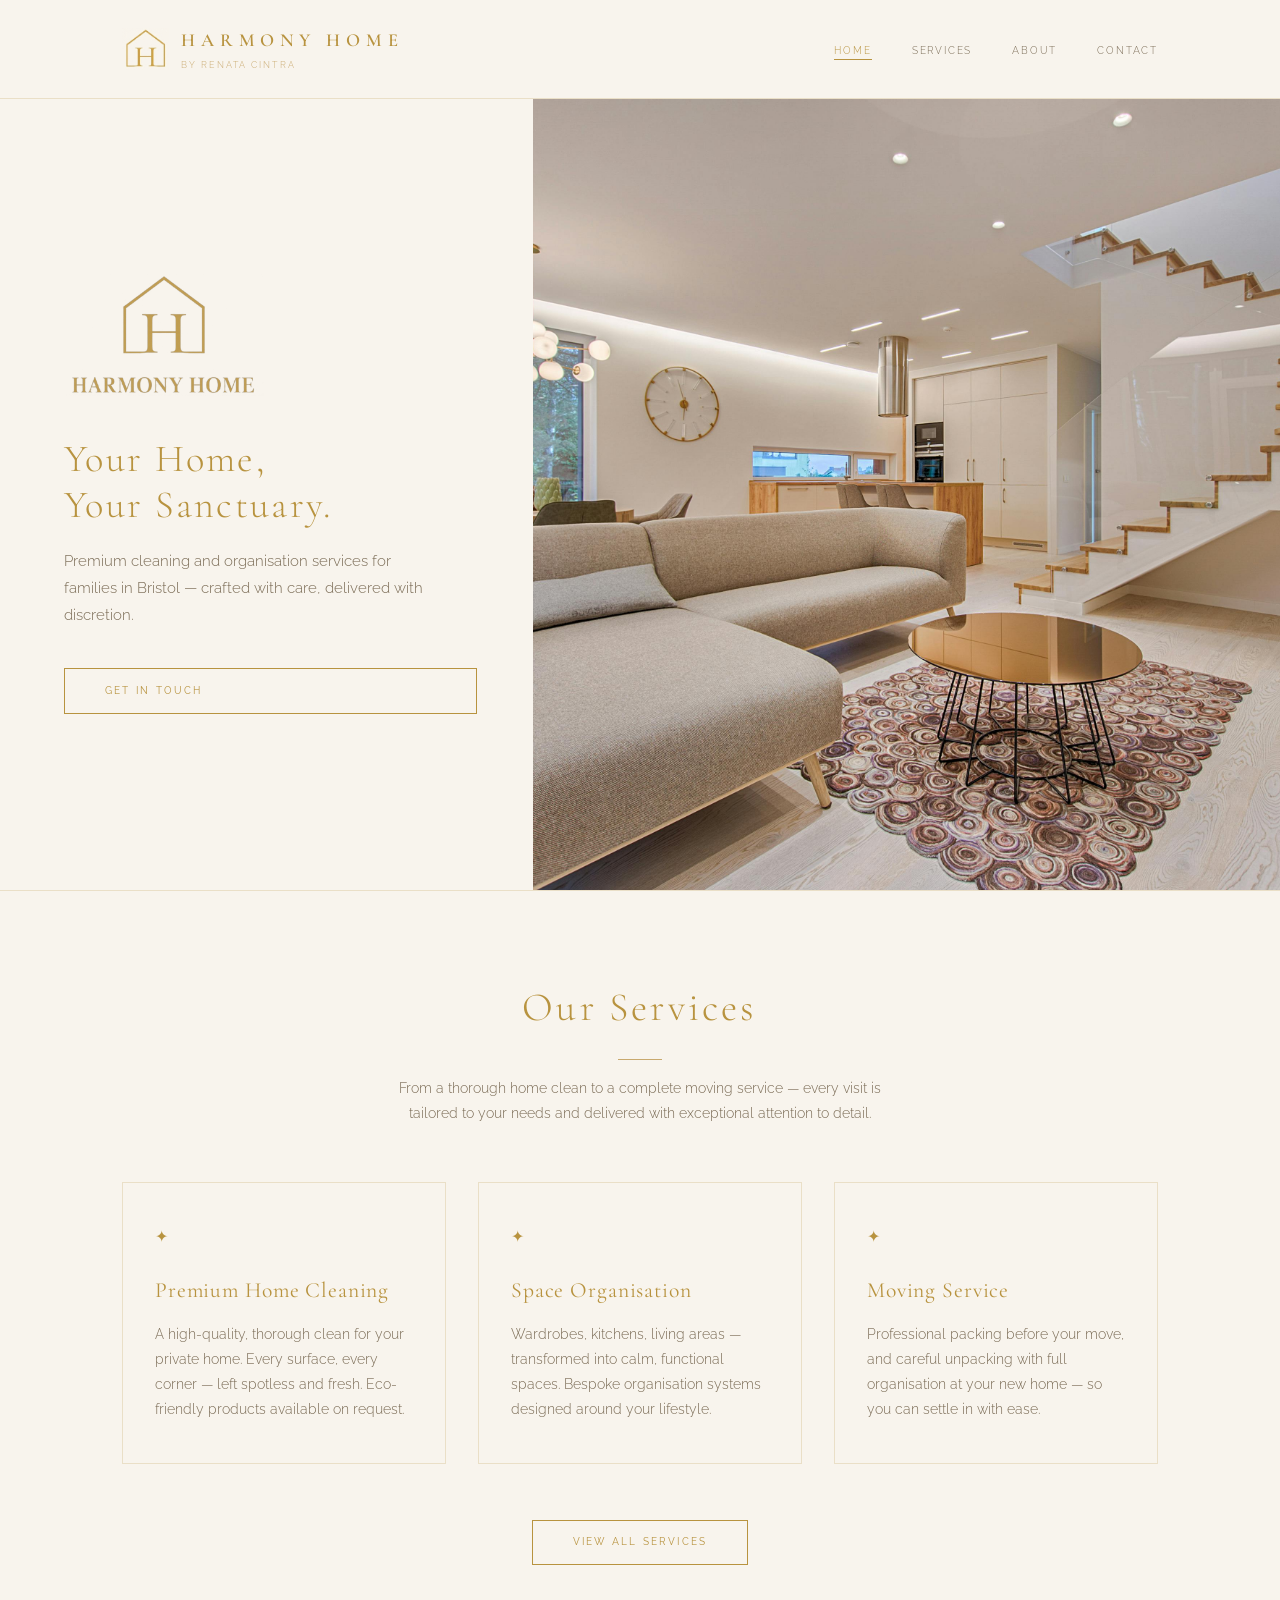
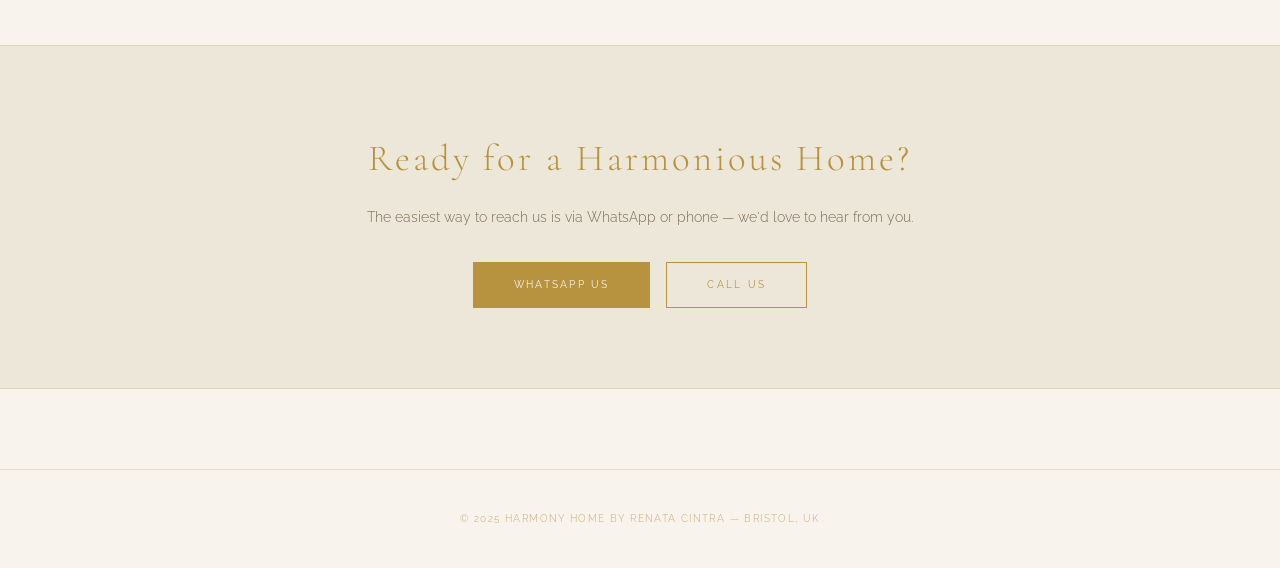
<file: index.html>
<!DOCTYPE html>
<html lang="en">
<head>
  <meta charset="UTF-8">
  <meta name="viewport" content="width=device-width, initial-scale=1.0">
  <title>Harmony Home — Personal Home Organiser &amp; Mindful Cleaner in Bristol</title>
  <meta name="description" content="Premium home cleaning, space organisation and moving services in Bristol. By Renata Cintra — over 20 years of experience.">
  <link rel="preconnect" href="https://fonts.googleapis.com">
  <link rel="preconnect" href="https://fonts.gstatic.com" crossorigin>
  <link href="https://fonts.googleapis.com/css2?family=Cormorant+Garamond:ital,wght@0,300;0,400;0,600;1,300;1,400&family=Raleway:wght@300;400;500&display=swap" rel="stylesheet">
  <link rel="stylesheet" href="css/styles.css">
</head>
<body>

  <!-- HEADER -->
  <div class="site-header-outer">
    <header class="site-header">
      <a href="index.html" class="brand">
        <img src="images/mini-logo.png" alt="" class="brand-icon">
        <div class="brand-text">
          <span class="brand-name">Harmony Home</span>
          <span class="brand-sub">by Renata Cintra</span>
        </div>
      </a>
      <nav>
        <ul>
          <li><a href="index.html" class="active">Home</a></li>
          <li><a href="services.html">Services</a></li>
          <li><a href="about.html">About</a></li>
          <li><a href="contact.html">Contact</a></li>
        </ul>
      </nav>
    </header>
  </div>

  <!-- HERO -->
  <section class="hero">
    <div class="hero-content">
      <img src="images/logo.png" alt="Harmony Home" class="hero-logo">
      <h1>Your Home,<br>Your Sanctuary.</h1>
      <p>Premium cleaning and organisation services for families in Bristol — crafted with care, delivered with discretion.</p>
      <a href="contact.html" class="btn">Get In Touch</a>
    </div>
    <div class="hero-image">
      <img src="images/hero.jpg" alt="Elegant home interior">
    </div>
  </section>

  <!-- SERVICES PREVIEW -->
  <div class="container">
    <section style="padding: 5rem 0;">
      <div class="section-header">
        <h2>Our Services</h2>
        <div class="ornament"></div>
        <p>From a thorough home clean to a complete moving service — every visit is tailored to your needs and delivered with exceptional attention to detail.</p>
      </div>

      <div class="services-grid">
        <div class="service-card">
          <div class="card-icon">✦</div>
          <h3>Premium Home Cleaning</h3>
          <p>A high-quality, thorough clean for your private home. Every surface, every corner — left spotless and fresh. Eco-friendly products available on request.</p>
        </div>
        <div class="service-card">
          <div class="card-icon">✦</div>
          <h3>Space Organisation</h3>
          <p>Wardrobes, kitchens, living areas — transformed into calm, functional spaces. Bespoke organisation systems designed around your lifestyle.</p>
        </div>
        <div class="service-card">
          <div class="card-icon">✦</div>
          <h3>Moving Service</h3>
          <p>Professional packing before your move, and careful unpacking with full organisation at your new home — so you can settle in with ease.</p>
        </div>
      </div>

      <div class="text-center mt-lg">
        <a href="services.html" class="btn">View All Services</a>
      </div>
    </section>
  </div>

  <!-- CTA STRIP -->
  <section class="cta-strip">
    <h2>Ready for a Harmonious Home?</h2>
    <p>The easiest way to reach us is via WhatsApp or phone — we'd love to hear from you.</p>
    <div class="cta-buttons">
      <!-- REPLACE +447436923705 WITH THE ACTUAL PHONE NUMBER -->
      <a href="https://wa.me/447436923705?text=Hello%2C%20I%27d%20like%20to%20enquire%20about%20your%20services." class="btn btn-filled">WhatsApp Us</a>
      <a href="#" class="btn" onclick="this.textContent='07436 923 705';this.removeAttribute('href');this.style.cursor='default';return false;">Call Us</a>
    </div>
  </section>

  <!-- FOOTER -->
  <footer class="site-footer">
    <p>&copy; 2025 Harmony Home by Renata Cintra &mdash; Bristol, UK</p>
  </footer>

</body>
</html>
</file>
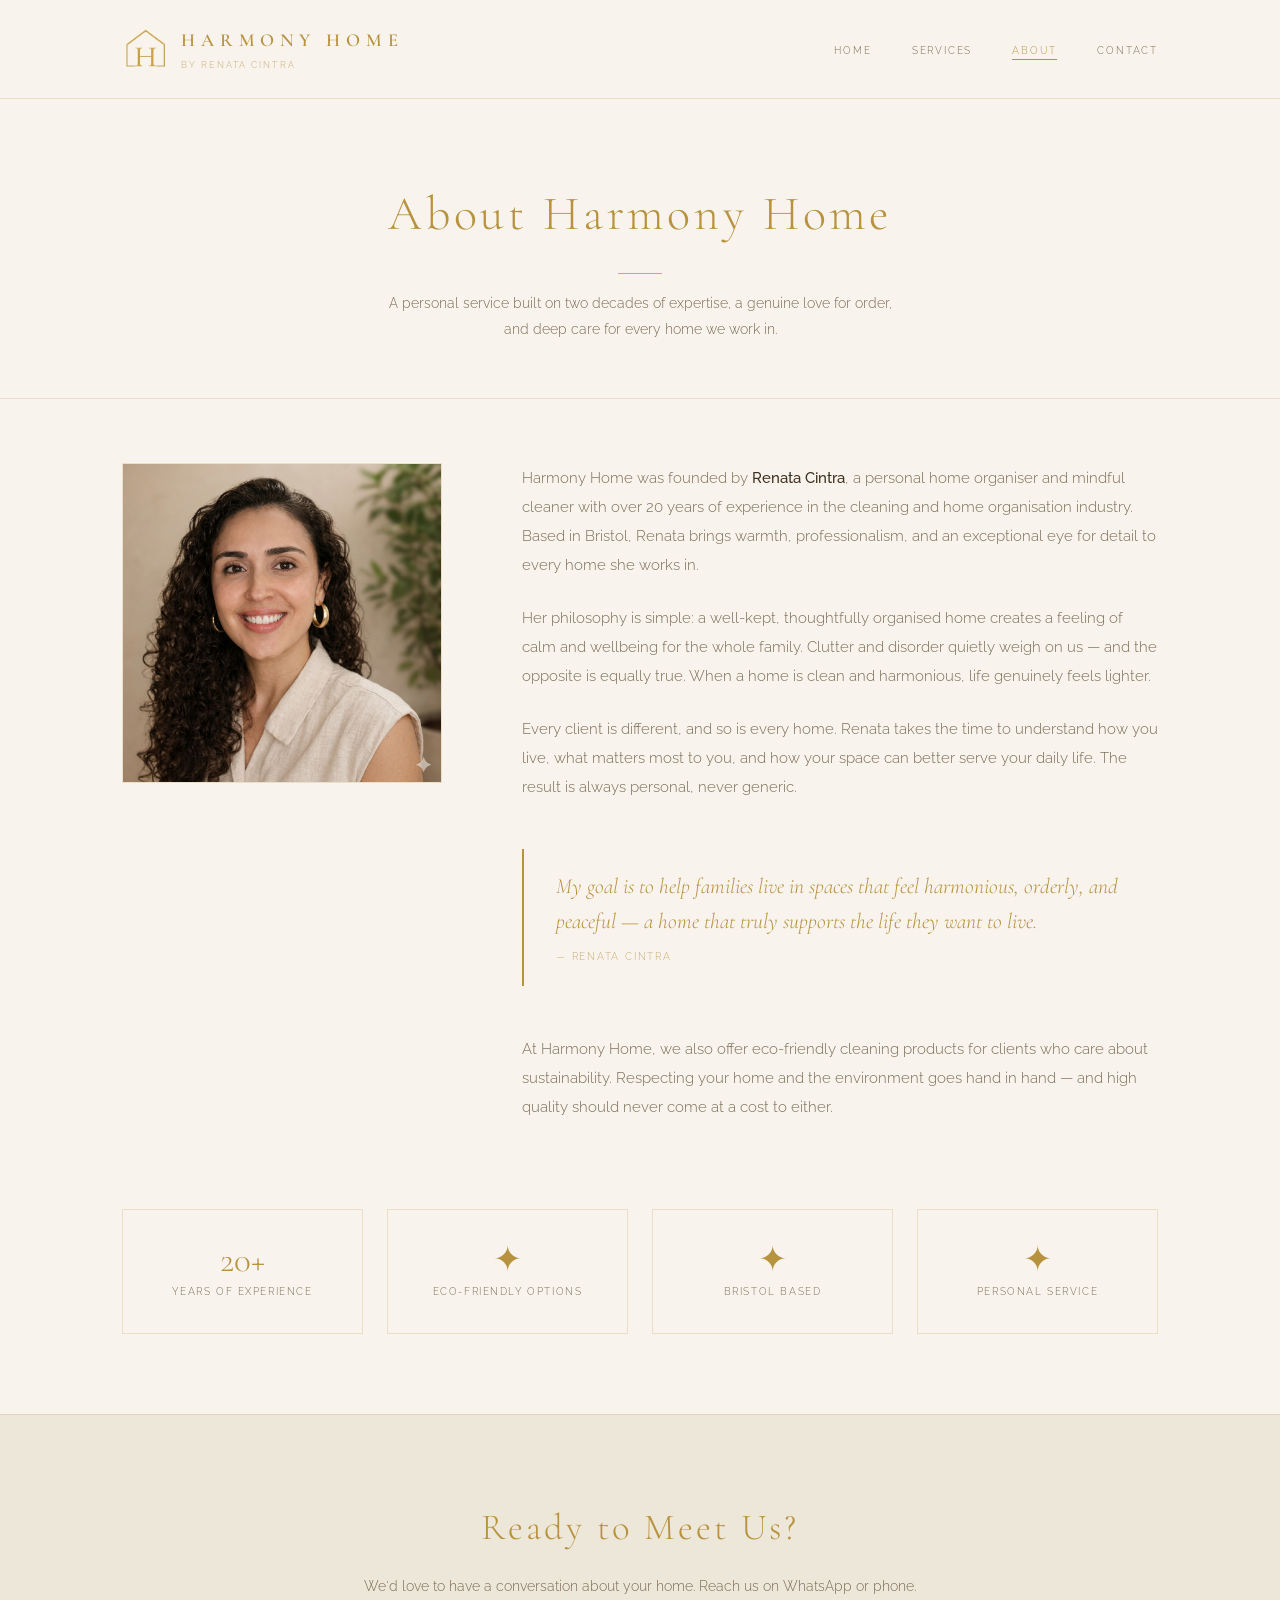
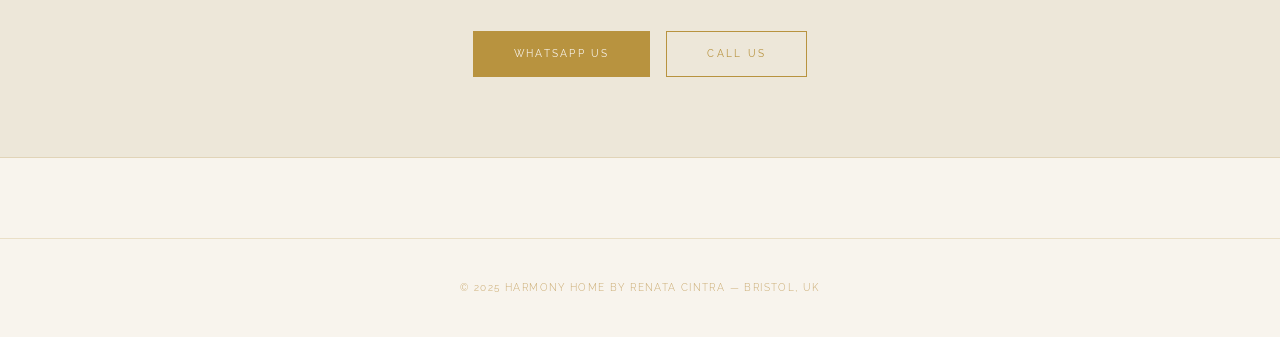
<file: about.html>
<!DOCTYPE html>
<html lang="en">
<head>
  <meta charset="UTF-8">
  <meta name="viewport" content="width=device-width, initial-scale=1.0">
  <title>About — Harmony Home by Renata Cintra</title>
  <meta name="description" content="Meet Renata Cintra — personal home organiser and mindful cleaner with over 20 years of experience, based in Bristol.">
  <link rel="preconnect" href="https://fonts.googleapis.com">
  <link rel="preconnect" href="https://fonts.gstatic.com" crossorigin>
  <link href="https://fonts.googleapis.com/css2?family=Cormorant+Garamond:ital,wght@0,300;0,400;0,600;1,300;1,400&family=Raleway:wght@300;400;500&display=swap" rel="stylesheet">
  <link rel="stylesheet" href="css/styles.css">
</head>
<body>

  <!-- HEADER -->
  <div class="site-header-outer">
    <header class="site-header">
      <a href="index.html" class="brand">
        <img src="images/mini-logo.png" alt="" class="brand-icon">
        <div class="brand-text">
          <span class="brand-name">Harmony Home</span>
          <span class="brand-sub">by Renata Cintra</span>
        </div>
      </a>
      <nav>
        <ul>
          <li><a href="index.html">Home</a></li>
          <li><a href="services.html">Services</a></li>
          <li><a href="about.html" class="active">About</a></li>
          <li><a href="contact.html">Contact</a></li>
        </ul>
      </nav>
    </header>
  </div>

  <!-- PAGE HERO -->
  <div class="page-hero">
    <h1>About Harmony Home</h1>
    <div class="ornament"></div>
    <p>A personal service built on two decades of expertise, a genuine love for order, and deep care for every home we work in.</p>
  </div>

  <!-- ABOUT CONTENT -->
  <div class="container mb-xl">

    <div class="about-layout">

      <div class="about-photo">
        <img src="images/about-renata.png" alt="Renata Cintra">
      </div>

      <div class="about-text">

        <p>
          Harmony Home was founded by <strong style="font-weight:500; color: var(--text);">Renata Cintra</strong>, a personal home organiser and mindful cleaner with over 20 years of experience in the cleaning and home organisation industry. Based in Bristol, Renata brings warmth, professionalism, and an exceptional eye for detail to every home she works in.
        </p>

        <p>
          Her philosophy is simple: a well-kept, thoughtfully organised home creates a feeling of calm and wellbeing for the whole family. Clutter and disorder quietly weigh on us — and the opposite is equally true. When a home is clean and harmonious, life genuinely feels lighter.
        </p>

        <p>
          Every client is different, and so is every home. Renata takes the time to understand how you live, what matters most to you, and how your space can better serve your daily life. The result is always personal, never generic.
        </p>

        <div class="quote-block">
          <q>My goal is to help families live in spaces that feel harmonious, orderly, and peaceful — a home that truly supports the life they want to live.</q>
          <cite>— Renata Cintra</cite>
        </div>

        <p>
          At Harmony Home, we also offer eco-friendly cleaning products for clients who care about sustainability. Respecting your home and the environment goes hand in hand — and high quality should never come at a cost to either.
        </p>

      </div>

    </div>

    <!-- VALUES -->
    <div class="values-grid mt-lg">
      <div class="value-item">
        <div class="value-stat">20+</div>
        <div class="value-label">Years of Experience</div>
      </div>
      <div class="value-item">
        <div class="value-stat">✦</div>
        <div class="value-label">Eco-Friendly Options</div>
      </div>
      <div class="value-item">
        <div class="value-stat">✦</div>
        <div class="value-label">Bristol Based</div>
      </div>
      <div class="value-item">
        <div class="value-stat">✦</div>
        <div class="value-label">Personal Service</div>
      </div>
    </div>

  </div>

  <!-- CTA STRIP -->
  <section class="cta-strip">
    <h2>Ready to Meet Us?</h2>
    <p>We'd love to have a conversation about your home. Reach us on WhatsApp or phone.</p>
    <div class="cta-buttons">
      <!-- REPLACE +447436923705 WITH THE ACTUAL PHONE NUMBER -->
      <a href="https://wa.me/447436923705?text=Hello%2C%20I%27d%20like%20to%20enquire%20about%20your%20services." class="btn btn-filled">WhatsApp Us</a>
      <a href="#" class="btn" onclick="this.textContent='07436 923 705';this.removeAttribute('href');this.style.cursor='default';return false;">Call Us</a>
    </div>
  </section>

  <!-- FOOTER -->
  <footer class="site-footer">
    <p>&copy; 2025 Harmony Home by Renata Cintra &mdash; Bristol, UK</p>
  </footer>

</body>
</html>
</file>
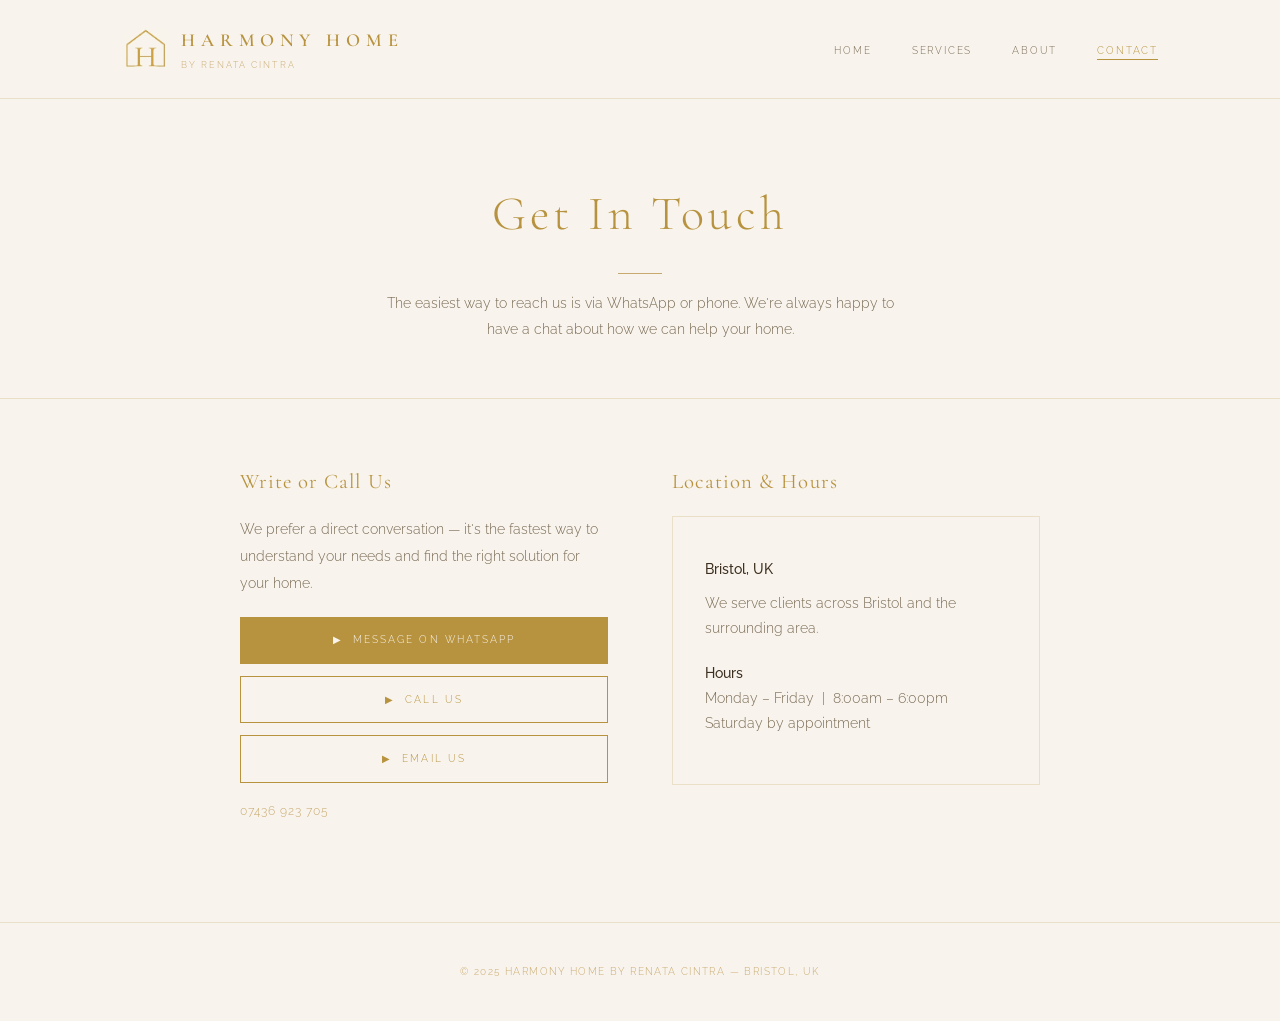
<file: contact.html>
<!DOCTYPE html>
<html lang="en">
<head>
  <meta charset="UTF-8">
  <meta name="viewport" content="width=device-width, initial-scale=1.0">
  <title>Contact — Harmony Home Bristol</title>
  <meta name="description" content="Get in touch with Harmony Home in Bristol. Reach Renata directly via WhatsApp or phone.">
  <link rel="preconnect" href="https://fonts.googleapis.com">
  <link rel="preconnect" href="https://fonts.gstatic.com" crossorigin>
  <link href="https://fonts.googleapis.com/css2?family=Cormorant+Garamond:ital,wght@0,300;0,400;0,600;1,300;1,400&family=Raleway:wght@300;400;500&display=swap" rel="stylesheet">
  <link rel="stylesheet" href="css/styles.css">
</head>
<body>

  <!-- HEADER -->
  <div class="site-header-outer">
    <header class="site-header">
      <a href="index.html" class="brand">
        <img src="images/mini-logo.png" alt="" class="brand-icon">
        <div class="brand-text">
          <span class="brand-name">Harmony Home</span>
          <span class="brand-sub">by Renata Cintra</span>
        </div>
      </a>
      <nav>
        <ul>
          <li><a href="index.html">Home</a></li>
          <li><a href="services.html">Services</a></li>
          <li><a href="about.html">About</a></li>
          <li><a href="contact.html" class="active">Contact</a></li>
        </ul>
      </nav>
    </header>
  </div>

  <!-- PAGE HERO -->
  <div class="page-hero">
    <h1>Get In Touch</h1>
    <div class="ornament"></div>
    <p>The easiest way to reach us is via WhatsApp or phone. We're always happy to have a chat about how we can help your home.</p>
  </div>

  <!-- CONTACT CONTENT -->
  <div class="container mb-xl">

    <div class="contact-grid">

      <!-- WHATSAPP & PHONE -->
      <div class="contact-col">
        <h3>Write or Call Us</h3>
        <p>
          We prefer a direct conversation — it's the fastest way to understand your needs and find the right solution for your home.
        </p>
        <!-- REPLACE +447436923705 WITH THE ACTUAL PHONE NUMBER -->
        <a href="https://wa.me/447436923705?text=Hello%2C%20I%27d%20like%20to%20enquire%20about%20your%20services." class="contact-link-btn primary">
          &#x25B6;&nbsp; Message on WhatsApp
        </a>
        <a href="#" class="contact-link-btn" onclick="this.textContent='07436 923 705';this.removeAttribute('href');this.style.cursor='default';return false;">
          &#x25B6;&nbsp; Call Us
        </a>
        <a href="mailto:hhcleaninguk@gmail.com" class="contact-link-btn">
          &#x25B6;&nbsp; Email Us
        </a>
        <p style="margin-top: 1rem; font-size: 0.78rem;">
          <span style="color: var(--gold-muted); letter-spacing: 0.08em;">07436 923 705</span>
        </p>
      </div>

      <!-- LOCATION & HOURS -->
      <div class="contact-col">
        <h3>Location &amp; Hours</h3>
        <div class="contact-info-box">
          <p><strong style="font-weight:500; color: var(--text);">Bristol, UK</strong></p>
          <p>We serve clients across Bristol and the surrounding area.</p>
          <p style="margin-top: 1.25rem;">
            <strong style="font-weight:500; color: var(--text);">Hours</strong><br>
            Monday – Friday &nbsp;|&nbsp; 8:00am – 6:00pm<br>
            Saturday by appointment
          </p>
        </div>
      </div>

    </div>

  </div>

  <!-- FOOTER -->
  <footer class="site-footer">
    <p>&copy; 2025 Harmony Home by Renata Cintra &mdash; Bristol, UK</p>
  </footer>

</body>
</html>
</file>
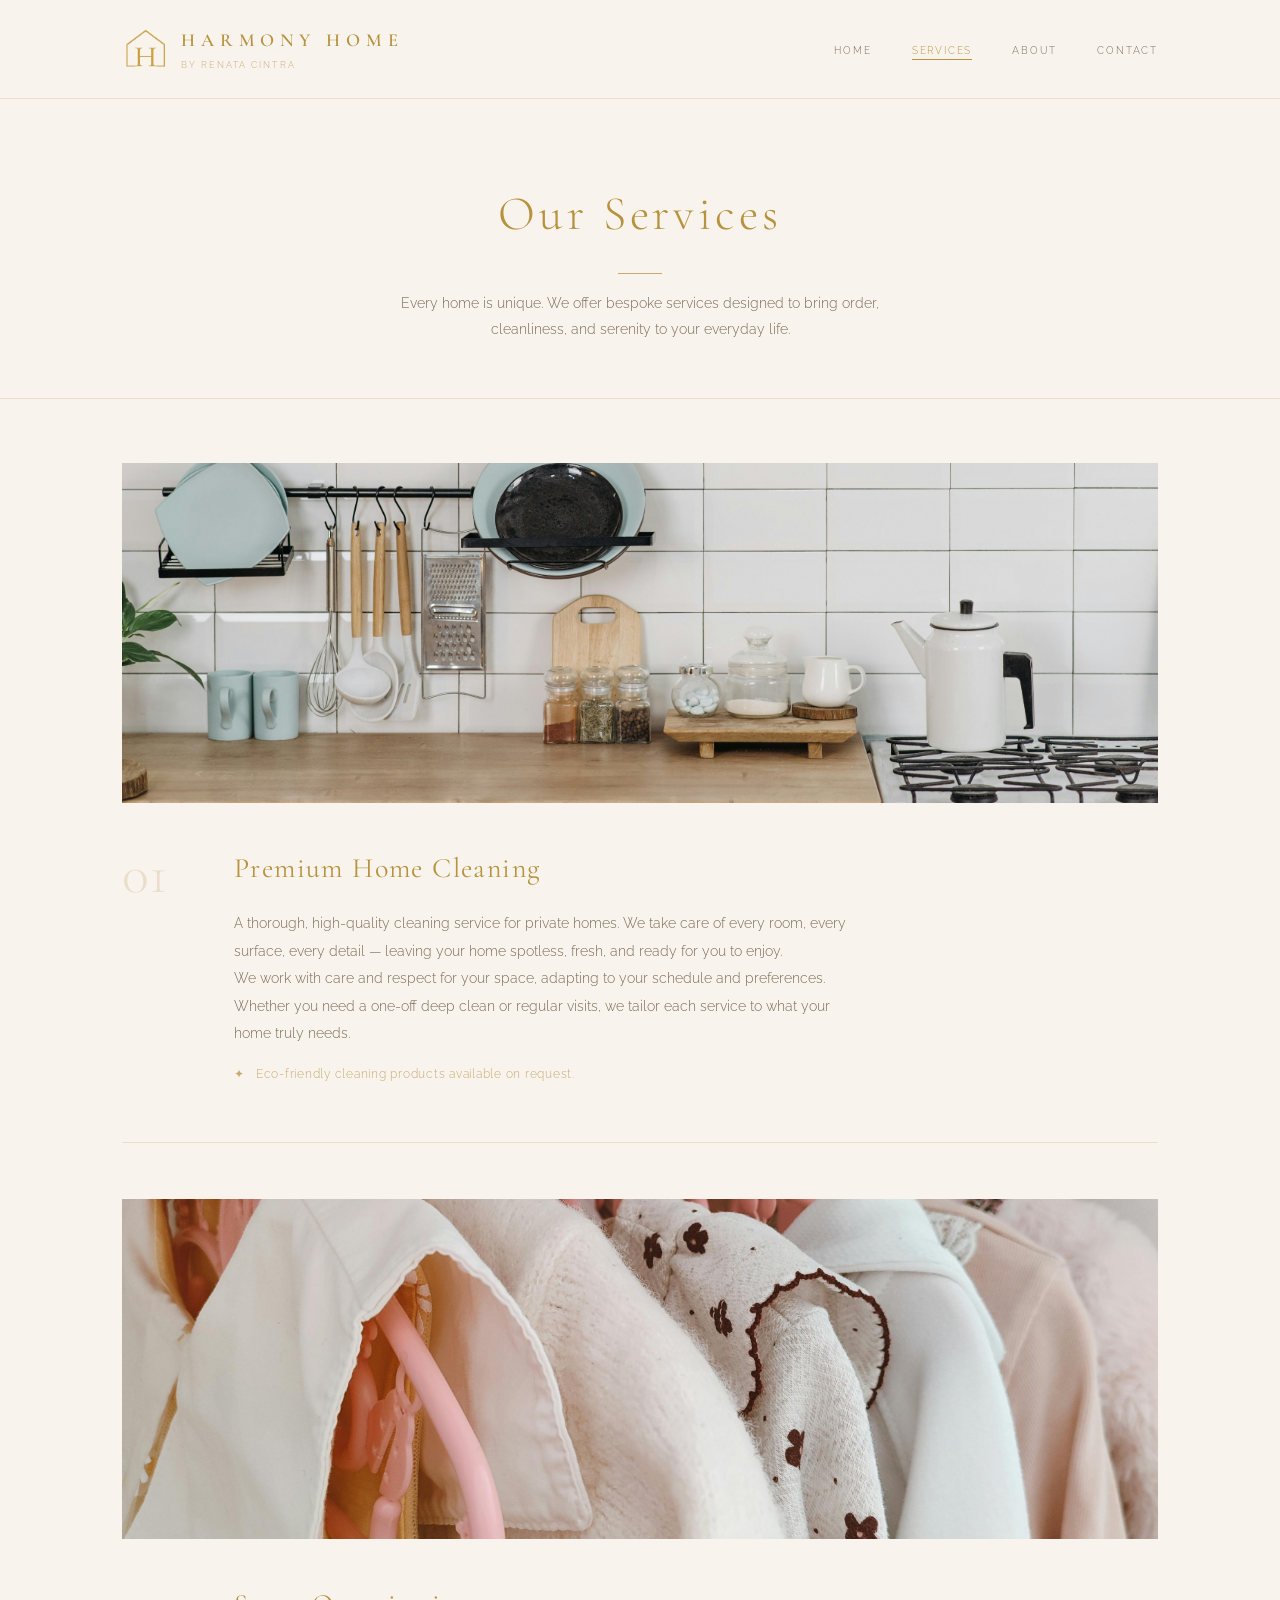
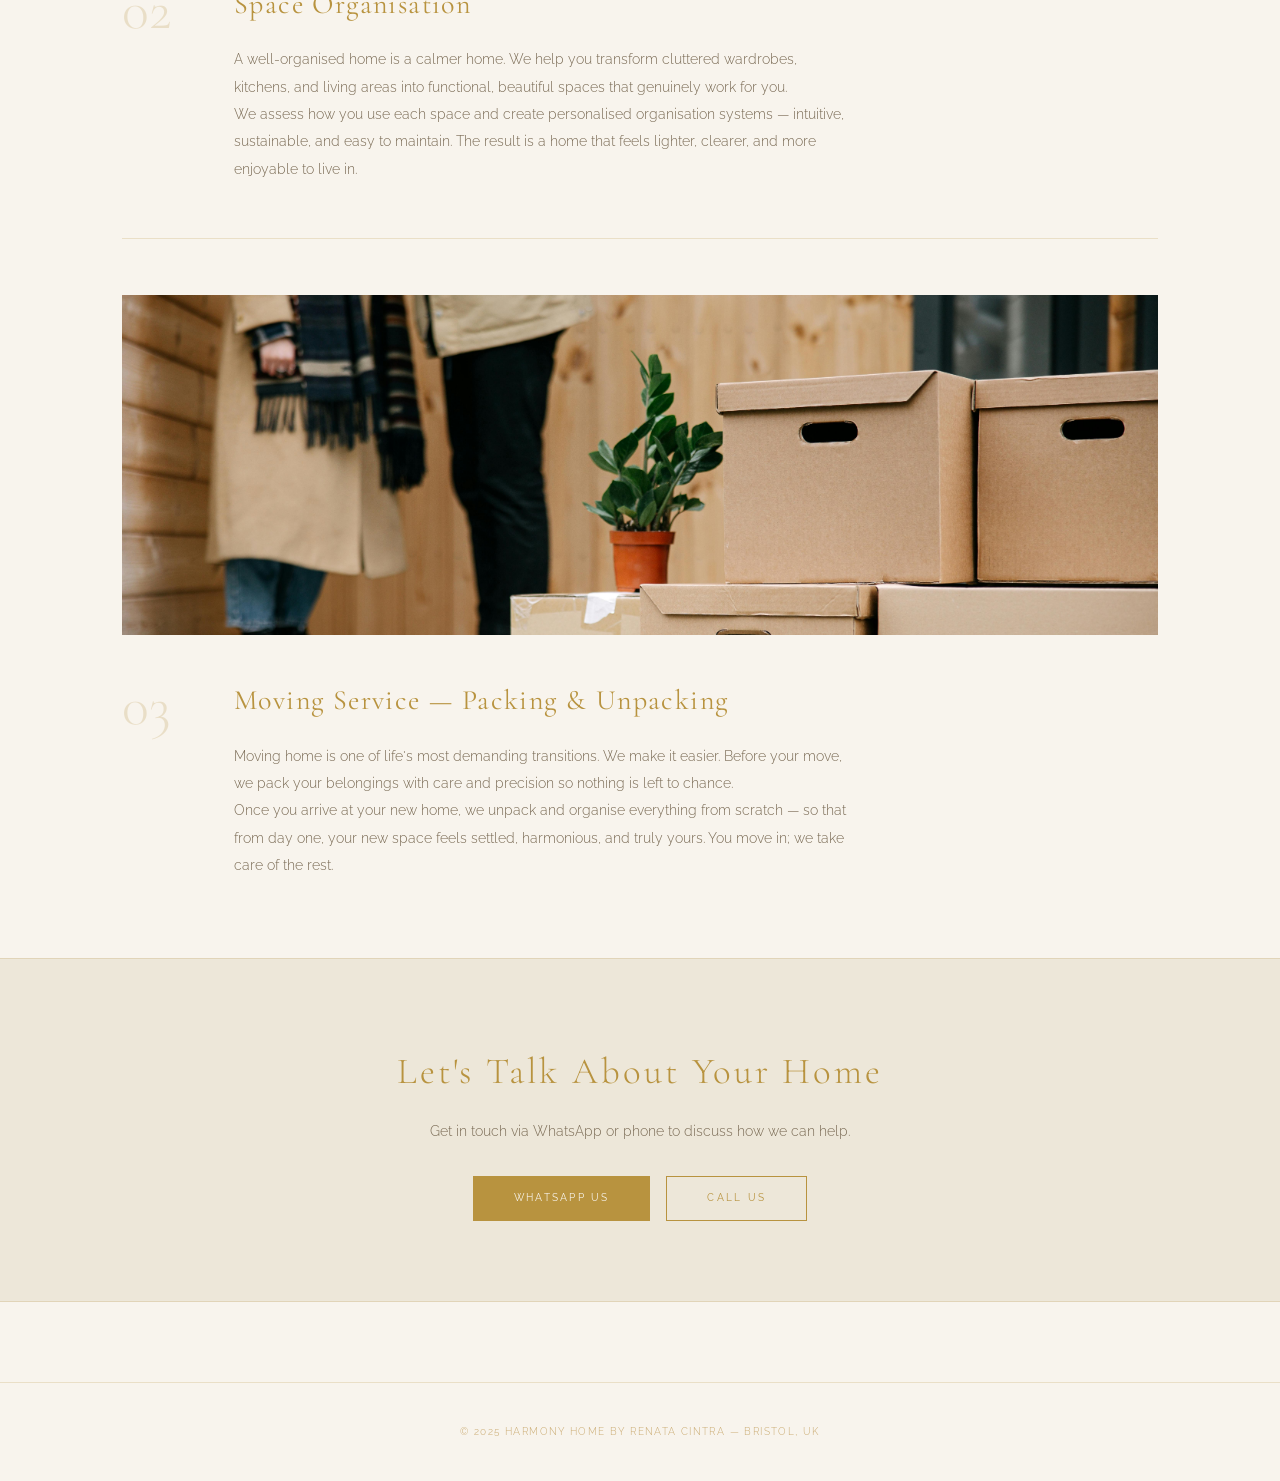
<file: services.html>
<!DOCTYPE html>
<html lang="en">
<head>
  <meta charset="UTF-8">
  <meta name="viewport" content="width=device-width, initial-scale=1.0">
  <title>Services — Harmony Home Bristol</title>
  <meta name="description" content="Premium home cleaning, space organisation and moving services in Bristol by Harmony Home.">
  <link rel="preconnect" href="https://fonts.googleapis.com">
  <link rel="preconnect" href="https://fonts.gstatic.com" crossorigin>
  <link href="https://fonts.googleapis.com/css2?family=Cormorant+Garamond:ital,wght@0,300;0,400;0,600;1,300;1,400&family=Raleway:wght@300;400;500&display=swap" rel="stylesheet">
  <link rel="stylesheet" href="css/styles.css">
</head>
<body>

  <!-- HEADER -->
  <div class="site-header-outer">
    <header class="site-header">
      <a href="index.html" class="brand">
        <img src="images/mini-logo.png" alt="" class="brand-icon">
        <div class="brand-text">
          <span class="brand-name">Harmony Home</span>
          <span class="brand-sub">by Renata Cintra</span>
        </div>
      </a>
      <nav>
        <ul>
          <li><a href="index.html">Home</a></li>
          <li><a href="services.html" class="active">Services</a></li>
          <li><a href="about.html">About</a></li>
          <li><a href="contact.html">Contact</a></li>
        </ul>
      </nav>
    </header>
  </div>

  <!-- PAGE HERO -->
  <div class="page-hero">
    <h1>Our Services</h1>
    <div class="ornament"></div>
    <p>Every home is unique. We offer bespoke services designed to bring order, cleanliness, and serenity to your everyday life.</p>
  </div>

  <!-- SERVICES DETAIL -->
  <div class="container mb-xl">

    <div class="service-item">
      <div class="service-img-wrap">
        <img src="images/service-cleaning.jpg" alt="Premium Home Cleaning" style="object-position: center bottom;">
      </div>
      <div class="service-inner">
        <div class="service-number">01</div>
        <div class="service-body">
          <h2>Premium Home Cleaning</h2>
          <p>
            A thorough, high-quality cleaning service for private homes. We take care of every room, every surface, every detail — leaving your home spotless, fresh, and ready for you to enjoy.
          </p>
          <p>
            We work with care and respect for your space, adapting to your schedule and preferences. Whether you need a one-off deep clean or regular visits, we tailor each service to what your home truly needs.
          </p>
          <p class="eco-note">✦ &nbsp; Eco-friendly cleaning products available on request.</p>
        </div>
      </div>
    </div>

    <div class="service-item">
      <div class="service-img-wrap">
        <img src="images/service-organisation.jpg" alt="Space Organisation">
      </div>
      <div class="service-inner">
        <div class="service-number">02</div>
        <div class="service-body">
          <h2>Space Organisation</h2>
          <p>
            A well-organised home is a calmer home. We help you transform cluttered wardrobes, kitchens, and living areas into functional, beautiful spaces that genuinely work for you.
          </p>
          <p>
            We assess how you use each space and create personalised organisation systems — intuitive, sustainable, and easy to maintain. The result is a home that feels lighter, clearer, and more enjoyable to live in.
          </p>
        </div>
      </div>
    </div>

    <div class="service-item">
      <div class="service-img-wrap">
        <img src="images/service-moving.jpg" alt="Moving Service" style="object-position: center top;">
      </div>
      <div class="service-inner">
        <div class="service-number">03</div>
        <div class="service-body">
          <h2>Moving Service — Packing &amp; Unpacking</h2>
          <p>
            Moving home is one of life's most demanding transitions. We make it easier. Before your move, we pack your belongings with care and precision so nothing is left to chance.
          </p>
          <p>
            Once you arrive at your new home, we unpack and organise everything from scratch — so that from day one, your new space feels settled, harmonious, and truly yours. You move in; we take care of the rest.
          </p>
        </div>
      </div>
    </div>

  </div>

  <!-- CTA STRIP -->
  <section class="cta-strip">
    <h2>Let's Talk About Your Home</h2>
    <p>Get in touch via WhatsApp or phone to discuss how we can help.</p>
    <div class="cta-buttons">
      <!-- REPLACE +447436923705 WITH THE ACTUAL PHONE NUMBER -->
      <a href="https://wa.me/447436923705?text=Hello%2C%20I%27d%20like%20to%20enquire%20about%20your%20services." class="btn btn-filled">WhatsApp Us</a>
      <a href="#" class="btn" onclick="this.textContent='07436 923 705';this.removeAttribute('href');this.style.cursor='default';return false;">Call Us</a>
    </div>
  </section>

  <!-- FOOTER -->
  <footer class="site-footer">
    <p>&copy; 2025 Harmony Home by Renata Cintra &mdash; Bristol, UK</p>
  </footer>

</body>
</html>
</file>
<file: css/styles.css>
/* =====================
   VARIABLES
   ===================== */
:root {
  --cream:       #F8F4ED;
  --cream-dark:  #EDE7D9;
  --gold:        #B8933F;
  --gold-muted:  #C9A96E;
  --gold-faint:  rgba(184, 147, 63, 0.22);
  --text:        #3D3020;
  --text-light:  #7A6B55;
}

/* =====================
   RESET & BASE
   ===================== */
*, *::before, *::after { box-sizing: border-box; margin: 0; padding: 0; }
html { scroll-behavior: smooth; }

body {
  background-color: var(--cream);
  color: var(--text);
  font-family: 'Raleway', sans-serif;
  font-weight: 300;
  font-size: 16px;
  line-height: 1.8;
}

img  { max-width: 100%; height: auto; display: block; }
a    { color: inherit; text-decoration: none; }
ul   { list-style: none; }

/* =====================
   HEADER
   ===================== */
.site-header-outer {
  border-bottom: 1px solid var(--gold-faint);
}

.site-header {
  max-width: 1100px;
  margin: 0 auto;
  padding: 1.5rem 2rem;
  display: flex;
  align-items: center;
  justify-content: space-between;
}

.brand { display: flex; align-items: center; gap: 0.75rem; }
.brand-icon { height: 42px; width: auto; }
.brand-text { display: flex; flex-direction: column; }
.brand-name {
  font-family: 'Cormorant Garamond', serif;
  font-size: 1.15rem;
  font-weight: 600;
  letter-spacing: 0.32em;
  color: var(--gold);
  text-transform: uppercase;
}
.brand-sub {
  font-size: 0.58rem;
  letter-spacing: 0.22em;
  color: var(--gold-muted);
  text-transform: uppercase;
}

nav ul { display: flex; gap: 2.5rem; }
nav a {
  font-size: 0.63rem;
  letter-spacing: 0.18em;
  text-transform: uppercase;
  color: var(--text-light);
  transition: color 0.3s;
  padding-bottom: 3px;
  border-bottom: 1px solid transparent;
}
nav a:hover,
nav a.active {
  color: var(--gold);
  border-bottom-color: var(--gold);
}

/* =====================
   CONTAINER
   ===================== */
.container {
  max-width: 1100px;
  margin: 0 auto;
  padding: 0 2rem;
}

/* =====================
   BUTTONS
   ===================== */
.btn {
  display: inline-block;
  padding: 0.8rem 2.5rem;
  font-family: 'Raleway', sans-serif;
  font-size: 0.63rem;
  font-weight: 400;
  letter-spacing: 0.22em;
  text-transform: uppercase;
  border: 1px solid var(--gold);
  color: var(--gold);
  transition: background 0.3s, color 0.3s;
  cursor: pointer;
}
.btn:hover          { background: var(--gold); color: var(--cream); }
.btn.btn-filled     { background: var(--gold); color: var(--cream); }
.btn.btn-filled:hover { background: transparent; color: var(--gold); }

/* =====================
   ORNAMENT / DIVIDER
   ===================== */
.ornament {
  width: 44px;
  height: 1px;
  background: var(--gold-muted);
  margin: 1rem auto;
}

/* =====================
   SECTION HEADER
   ===================== */
.section-header {
  text-align: center;
  margin-bottom: 3.5rem;
}
.section-header h2 {
  font-family: 'Cormorant Garamond', serif;
  font-size: clamp(1.8rem, 3.5vw, 2.5rem);
  font-weight: 300;
  color: var(--gold);
  letter-spacing: 0.08em;
  margin-bottom: 0.5rem;
}
.section-header p {
  font-size: 0.88rem;
  color: var(--text-light);
  max-width: 520px;
  margin: 0 auto;
}

/* =====================
   HERO (index)
   ===================== */
.hero {
  display: grid;
  grid-template-columns: 1fr 1.4fr;
  min-height: 88vh;
  border-bottom: 1px solid var(--gold-faint);
}
.hero-content {
  display: flex;
  flex-direction: column;
  justify-content: center;
  padding: 5rem 3.5rem 5rem 4rem;
}
.hero-logo {
  width: 200px;
  margin-bottom: 2.5rem;
}
.hero h1 {
  font-family: 'Cormorant Garamond', serif;
  font-size: clamp(2.2rem, 3vw, 3.2rem);
  font-weight: 300;
  color: var(--gold);
  letter-spacing: 0.06em;
  line-height: 1.2;
  margin-bottom: 1.25rem;
}
.hero p {
  font-size: 0.93rem;
  color: var(--text-light);
  max-width: 380px;
  margin-bottom: 2.5rem;
  line-height: 1.8;
}
.hero-image {
  overflow: hidden;
}
.hero-image img {
  width: 100%;
  height: 100%;
  object-fit: cover;
  object-position: center;
}

/* =====================
   SERVICE CARDS
   ===================== */
.services-grid {
  display: grid;
  grid-template-columns: repeat(auto-fit, minmax(280px, 1fr));
  gap: 2rem;
}
.service-card {
  border: 1px solid var(--gold-faint);
  padding: 2.5rem 2rem;
  transition: border-color 0.3s;
}
.service-card:hover { border-color: var(--gold); }
.card-icon {
  font-size: 1rem;
  color: var(--gold);
  letter-spacing: 0.35em;
  margin-bottom: 1.2rem;
}
.service-card h3 {
  font-family: 'Cormorant Garamond', serif;
  font-size: 1.35rem;
  font-weight: 400;
  color: var(--gold);
  letter-spacing: 0.04em;
  margin-bottom: 0.75rem;
}
.service-card p {
  font-size: 0.87rem;
  color: var(--text-light);
  line-height: 1.8;
}

/* =====================
   CTA STRIP
   ===================== */
.cta-strip {
  text-align: center;
  padding: 5rem 2rem;
  background: var(--cream-dark);
  border-top: 1px solid var(--gold-faint);
  border-bottom: 1px solid var(--gold-faint);
}
.cta-strip h2 {
  font-family: 'Cormorant Garamond', serif;
  font-size: clamp(1.7rem, 3vw, 2.3rem);
  font-weight: 300;
  color: var(--gold);
  letter-spacing: 0.08em;
  margin-bottom: 0.75rem;
}
.cta-strip p {
  font-size: 0.9rem;
  color: var(--text-light);
  margin-bottom: 2rem;
}
.cta-buttons {
  display: flex;
  gap: 1rem;
  justify-content: center;
  flex-wrap: wrap;
}

/* =====================
   PAGE HERO (inner pages)
   ===================== */
.page-hero {
  text-align: center;
  padding: 4.5rem 2rem 3.5rem;
  border-bottom: 1px solid var(--gold-faint);
  margin-bottom: 4rem;
}
.page-hero h1 {
  font-family: 'Cormorant Garamond', serif;
  font-size: clamp(2rem, 4vw, 3rem);
  font-weight: 300;
  color: var(--gold);
  letter-spacing: 0.08em;
  margin-bottom: 0.75rem;
}
.page-hero p {
  font-size: 0.9rem;
  color: var(--text-light);
  max-width: 520px;
  margin: 0 auto;
}

/* =====================
   SERVICE DETAIL (services.html)
   ===================== */
.service-item {
  border-bottom: 1px solid var(--gold-faint);
  padding-bottom: 3.5rem;
}
.service-item + .service-item { padding-top: 3.5rem; }
.service-item:last-of-type { border-bottom: none; padding-bottom: 0; }

.service-img-wrap {
  height: 340px;
  overflow: hidden;
  margin-bottom: 2.5rem;
}
.service-img-wrap img {
  width: 100%;
  height: 100%;
  object-fit: cover;
  object-position: center;
}
.service-inner {
  display: grid;
  grid-template-columns: 80px 1fr;
  gap: 2rem;
}
.service-number {
  font-family: 'Cormorant Garamond', serif;
  font-size: 3.5rem;
  font-weight: 300;
  color: var(--gold-faint);
  line-height: 1;
  padding-top: 0.2rem;
}
.service-body h2 {
  font-family: 'Cormorant Garamond', serif;
  font-size: 1.75rem;
  font-weight: 400;
  color: var(--gold);
  letter-spacing: 0.05em;
  margin-bottom: 1rem;
}
.service-body p {
  font-size: 0.9rem;
  color: var(--text-light);
  line-height: 1.9;
  max-width: 620px;
}
.service-body .eco-note {
  margin-top: 1rem;
  font-size: 0.78rem;
  color: var(--gold-muted);
  letter-spacing: 0.06em;
}

/* =====================
   ABOUT PAGE
   ===================== */
.about-layout {
  display: grid;
  grid-template-columns: 320px 1fr;
  gap: 5rem;
  align-items: start;
  margin-bottom: 4rem;
}
.about-photo img {
  width: 100%;
  display: block;
  border: 1px solid var(--gold-faint);
}
.about-text p {
  font-size: 0.93rem;
  color: var(--text-light);
  line-height: 1.95;
  margin-bottom: 1.5rem;
}
.quote-block {
  border-left: 2px solid var(--gold);
  padding: 1.25rem 2rem;
  margin: 3rem 0;
}
.quote-block q {
  display: block;
  font-family: 'Cormorant Garamond', serif;
  font-size: 1.35rem;
  font-weight: 300;
  font-style: italic;
  color: var(--gold);
  line-height: 1.6;
  quotes: none;
}
.quote-block cite {
  display: block;
  margin-top: 0.6rem;
  font-size: 0.62rem;
  letter-spacing: 0.18em;
  text-transform: uppercase;
  color: var(--gold-muted);
  font-family: 'Raleway', sans-serif;
  font-style: normal;
}
.values-grid {
  display: grid;
  grid-template-columns: repeat(auto-fit, minmax(155px, 1fr));
  gap: 1.5rem;
  margin: 3.5rem 0;
}
.value-item {
  text-align: center;
  padding: 2rem 1rem;
  border: 1px solid var(--gold-faint);
}
.value-stat {
  font-family: 'Cormorant Garamond', serif;
  font-size: 2.2rem;
  font-weight: 300;
  color: var(--gold);
  line-height: 1;
  margin-bottom: 0.4rem;
}
.value-label {
  font-size: 0.62rem;
  letter-spacing: 0.16em;
  text-transform: uppercase;
  color: var(--text-light);
}

/* =====================
   CONTACT PAGE
   ===================== */
.contact-grid {
  display: grid;
  grid-template-columns: 1fr 1fr;
  gap: 4rem;
  max-width: 800px;
  margin: 0 auto 4rem;
}
.contact-col h3 {
  font-family: 'Cormorant Garamond', serif;
  font-size: 1.3rem;
  font-weight: 400;
  color: var(--gold);
  letter-spacing: 0.05em;
  margin-bottom: 1rem;
}
.contact-col p {
  font-size: 0.88rem;
  color: var(--text-light);
  line-height: 1.9;
  margin-bottom: 1.25rem;
}
.contact-link-btn {
  display: block;
  text-align: center;
  padding: 0.85rem 1.5rem;
  font-size: 0.63rem;
  letter-spacing: 0.2em;
  text-transform: uppercase;
  border: 1px solid var(--gold);
  color: var(--gold);
  margin-bottom: 0.75rem;
  transition: background 0.3s, color 0.3s;
}
.contact-link-btn:hover { background: var(--gold); color: var(--cream); }
.contact-link-btn.primary {
  background: var(--gold);
  color: var(--cream);
}
.contact-link-btn.primary:hover { background: transparent; color: var(--gold); }

.contact-info-box {
  padding: 2.5rem 2rem;
  border: 1px solid var(--gold-faint);
}
.contact-info-box h3 {
  font-family: 'Cormorant Garamond', serif;
  font-size: 1.15rem;
  font-weight: 400;
  color: var(--gold);
  letter-spacing: 0.06em;
  margin-bottom: 1rem;
}
.contact-info-box p {
  font-size: 0.87rem;
  color: var(--text-light);
  line-height: 1.8;
  margin-bottom: 0.5rem;
}

/* =====================
   FOOTER
   ===================== */
.site-footer {
  text-align: center;
  padding: 2.5rem 2rem;
  margin-top: 5rem;
  border-top: 1px solid var(--gold-faint);
}
.site-footer p {
  font-size: 0.62rem;
  letter-spacing: 0.14em;
  text-transform: uppercase;
  color: var(--gold-muted);
}

/* =====================
   UTILITIES
   ===================== */
.text-center   { text-align: center; }
.mt-xl         { margin-top: 5rem; }
.mb-xl         { margin-bottom: 5rem; }
.mt-lg         { margin-top: 3.5rem; }
.mb-lg         { margin-bottom: 3.5rem; }

/* =====================
   RESPONSIVE
   ===================== */
@media (max-width: 900px) {
  .hero {
    grid-template-columns: 1fr;
    min-height: auto;
  }
  .hero-image {
    height: 55vw;
    min-height: 280px;
    order: -1;
  }
  .hero-content {
    padding: 3.5rem 2rem;
    align-items: center;
    text-align: center;
  }
  .hero p { max-width: none; }
}

@media (max-width: 800px) {
  .about-layout {
    grid-template-columns: 1fr;
    gap: 2.5rem;
  }
  .about-photo { max-width: 280px; margin: 0 auto; }
}

@media (max-width: 700px) {
  .site-header {
    flex-direction: column;
    gap: 1.25rem;
    text-align: center;
  }
  nav ul {
    gap: 1.5rem;
    flex-wrap: wrap;
    justify-content: center;
  }
  .service-img-wrap { height: 220px; }
  .service-inner {
    grid-template-columns: 1fr;
    gap: 0.5rem;
  }
  .service-number { font-size: 2rem; }
  .contact-grid {
    grid-template-columns: 1fr;
    gap: 2.5rem;
  }
}
</file>
